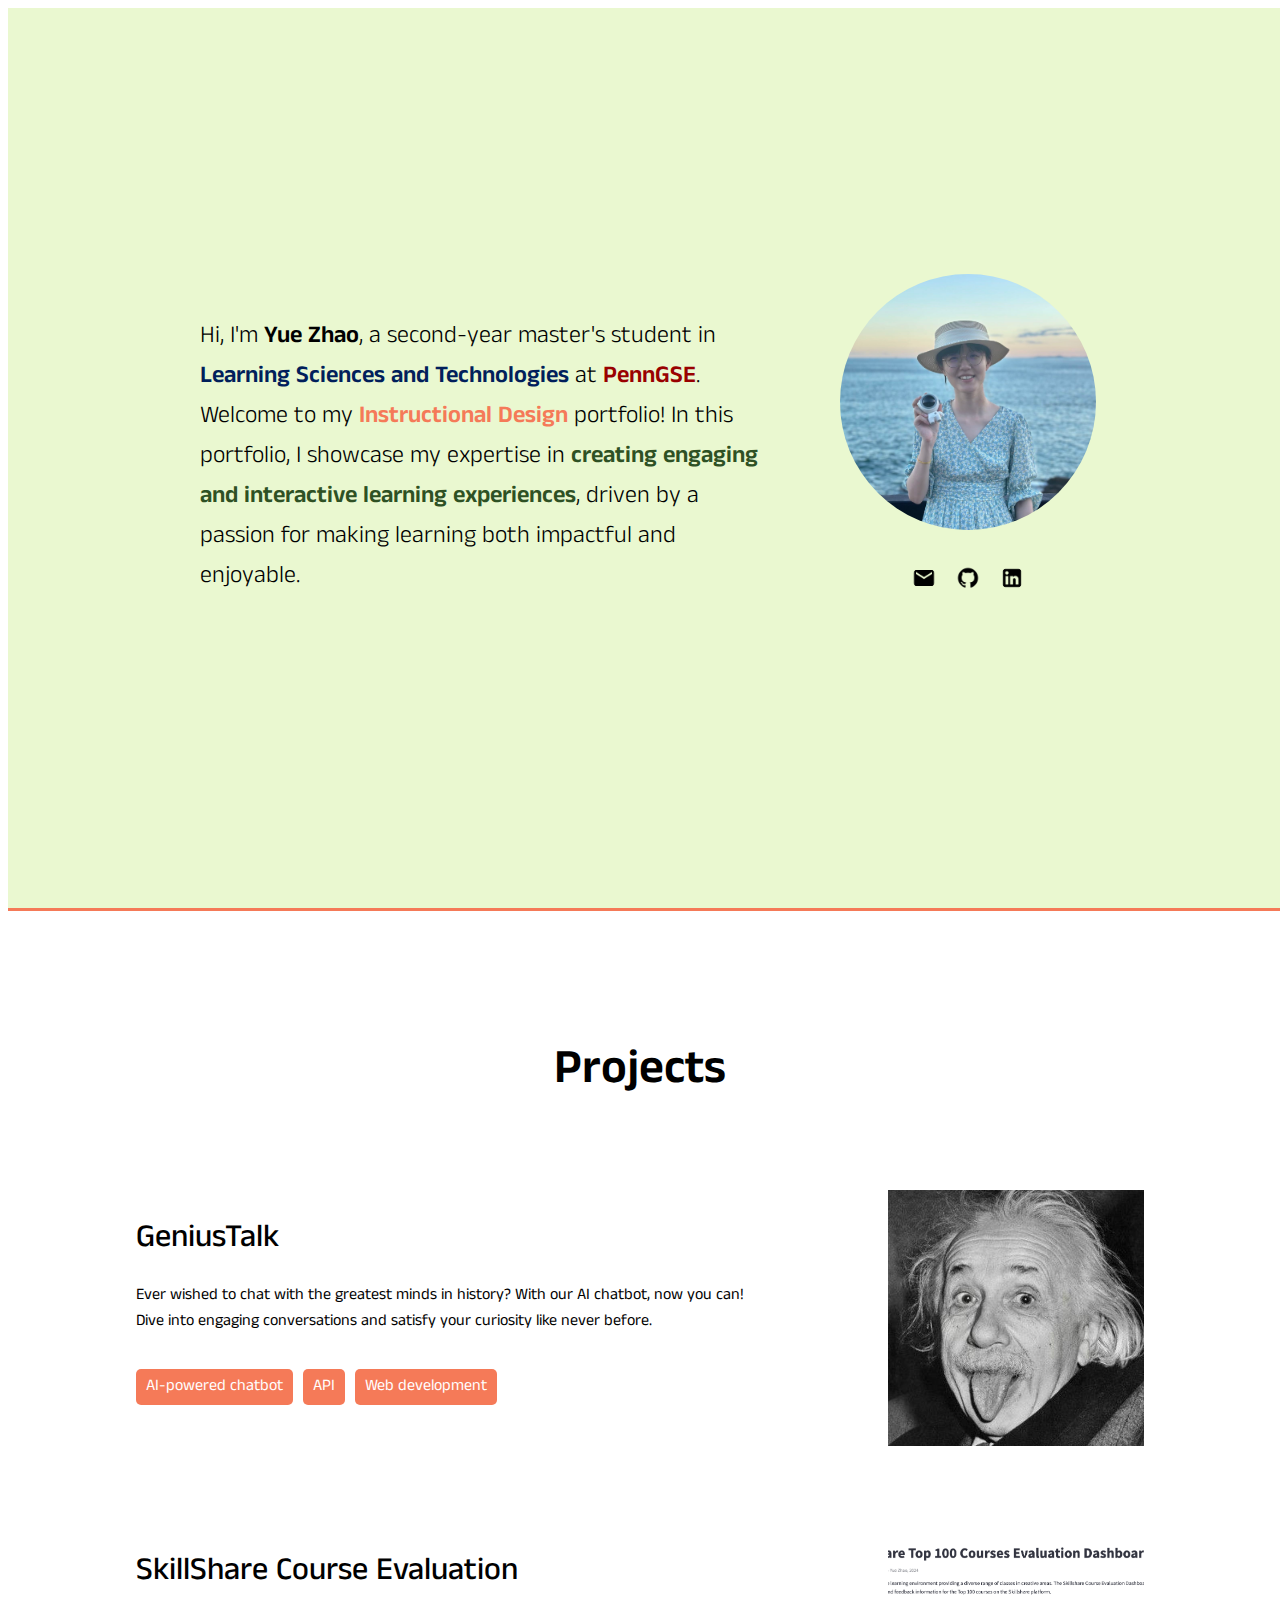
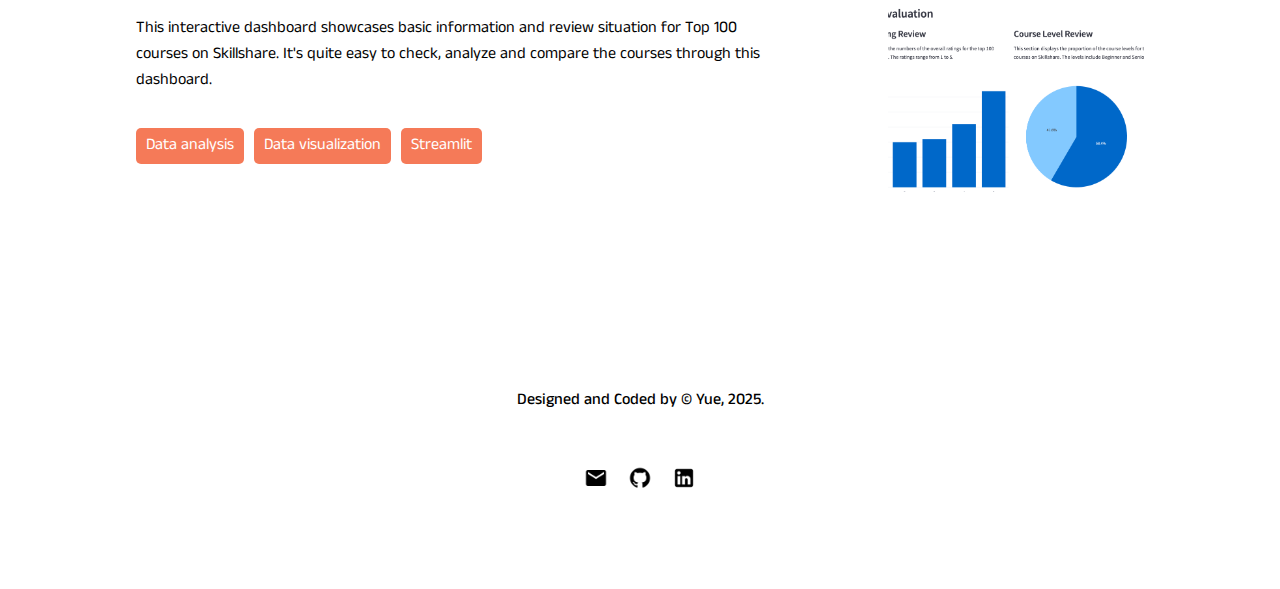
<file: index.html>
<!DOCTYPE html>
<html>
<head>
    <title>Yue Zhao Instructional Designer</title>
    <link rel="stylesheet" type="text/css" href="style.css">
</head>

<body>

<div class="landing">
    <div class="container">
        <p>Hi, I'm <span style="font-weight: 600;">Yue Zhao</span>, 
            a second-year master's student in <span style="font-weight: 600; color: #011F5B">Learning Sciences and Technologies</span> at <span style="font-weight: 600; color: #990000">PennGSE</span>. 
            Welcome to my <span style="font-weight: 600; color: #F57A58">Instructional Design </span> portfolio! 
            In this portfolio, I showcase my expertise in <span style="font-weight: 600; color: #2E5124">creating engaging and interactive learning experiences</span>, driven by a passion for making learning both impactful and enjoyable.</p>
        
        <div class="profile">
            <img id="rotating-image" src="src/yue.jpg" alt="Yue Zhao">
            <div class="buttons">
                <a href="mailto:janie.zhaoy@gmail.com">
                    <img src="src/email.png" alt="Email">
                </a>
                <a href="https://github.com/yuezhaodesign">
                    <img src="src/github.png" alt="GitHub">
                </a>
                <a href="http://www.linkedin.com/in/yue-zhao-janie">
                    <img src="src/linkedin.png" alt="LinkedIn">
                </a>
            </div>
        </div>
    </div>
</div>






<div class="projects">
    <h1>Projects</h1>

    <a href="geniustalk.html" class="card">
        <div class="info">
            <h2>GeniusTalk</h2>
            <p>Ever wished to chat with the greatest minds in history? With our AI chatbot, now you can! Dive into engaging conversations and satisfy your curiosity like never before.</p>
            <div class="tags">
                <span>AI-powered chatbot</span>
                <span>API</span>
                <span>Web development</span>
            </div>
        </div>
        <img src="src/geniustalk.jpg" alt="Genius Talk">
    </a>

    <a href='dashboard.html' class="card">
         
        <div class="info">
            <h2>SkillShare Course Evaluation</h2>
            <p>This interactive dashboard showcases basic information and review situation for Top 100 courses on Skillshare. It's quite easy to check, analyze and compare the courses through this dashboard.</p>
            <div class="tags">
                <span>Data analysis</span>
                <span>Data visualization</span>
                <span>Streamlit</span>
            </div>
        </div>
        <img src="src/dashboard.png" alt="Text Analysis">
    </a>


</div>



<div class="footer">
    <p> Designed and Coded by © Yue, 2025.</p>
    <div class="buttons">
        <a href="mailto:janie.zhaoy@gmail.com">
            <img src="src/email.png" alt="Email">
        </a>
        <a href="https://github.com/yuezhaodesign">
            <img src="src/github.png" alt="GitHub">
        </a>
        <a href="http://www.linkedin.com/in/yue-zhao-janie">
            <img src="src/linkedin.png" alt="LinkedIn">
        </a>
    </div>
</div>



</body>


</html>
</file>
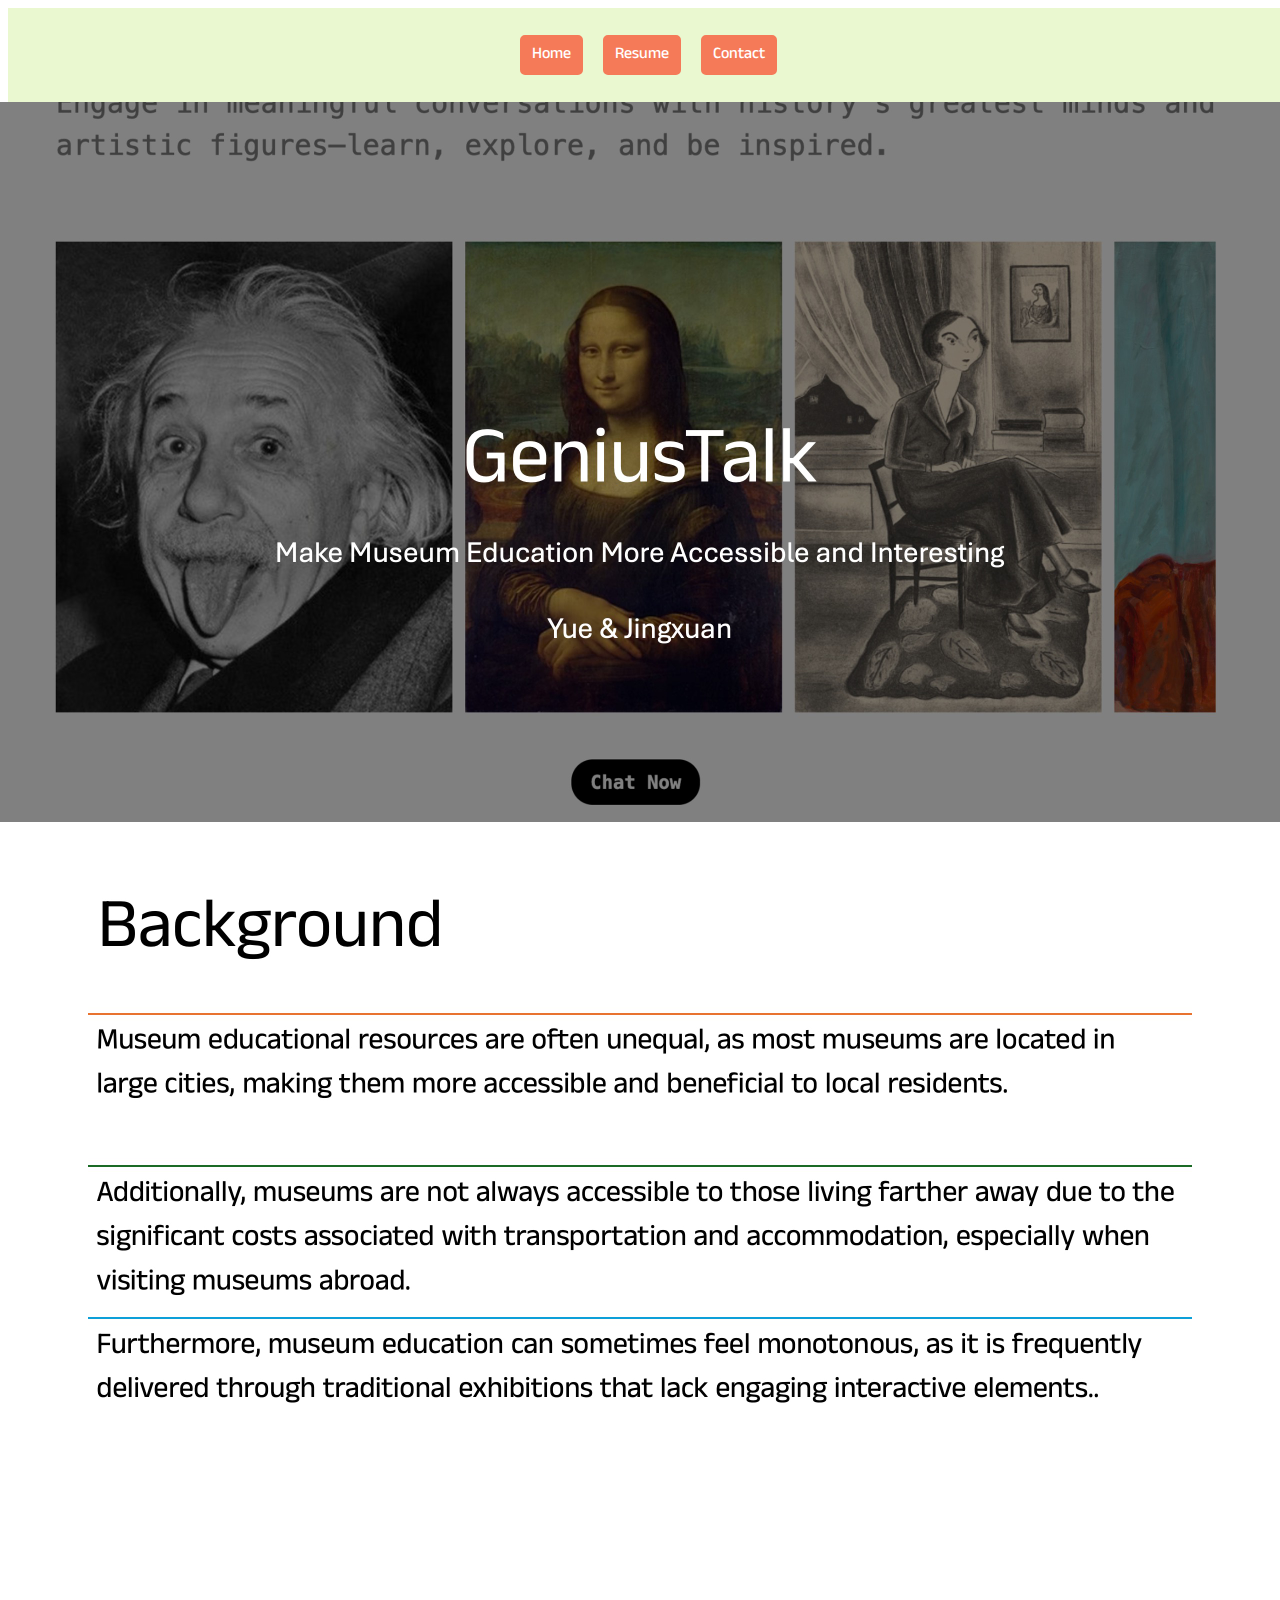
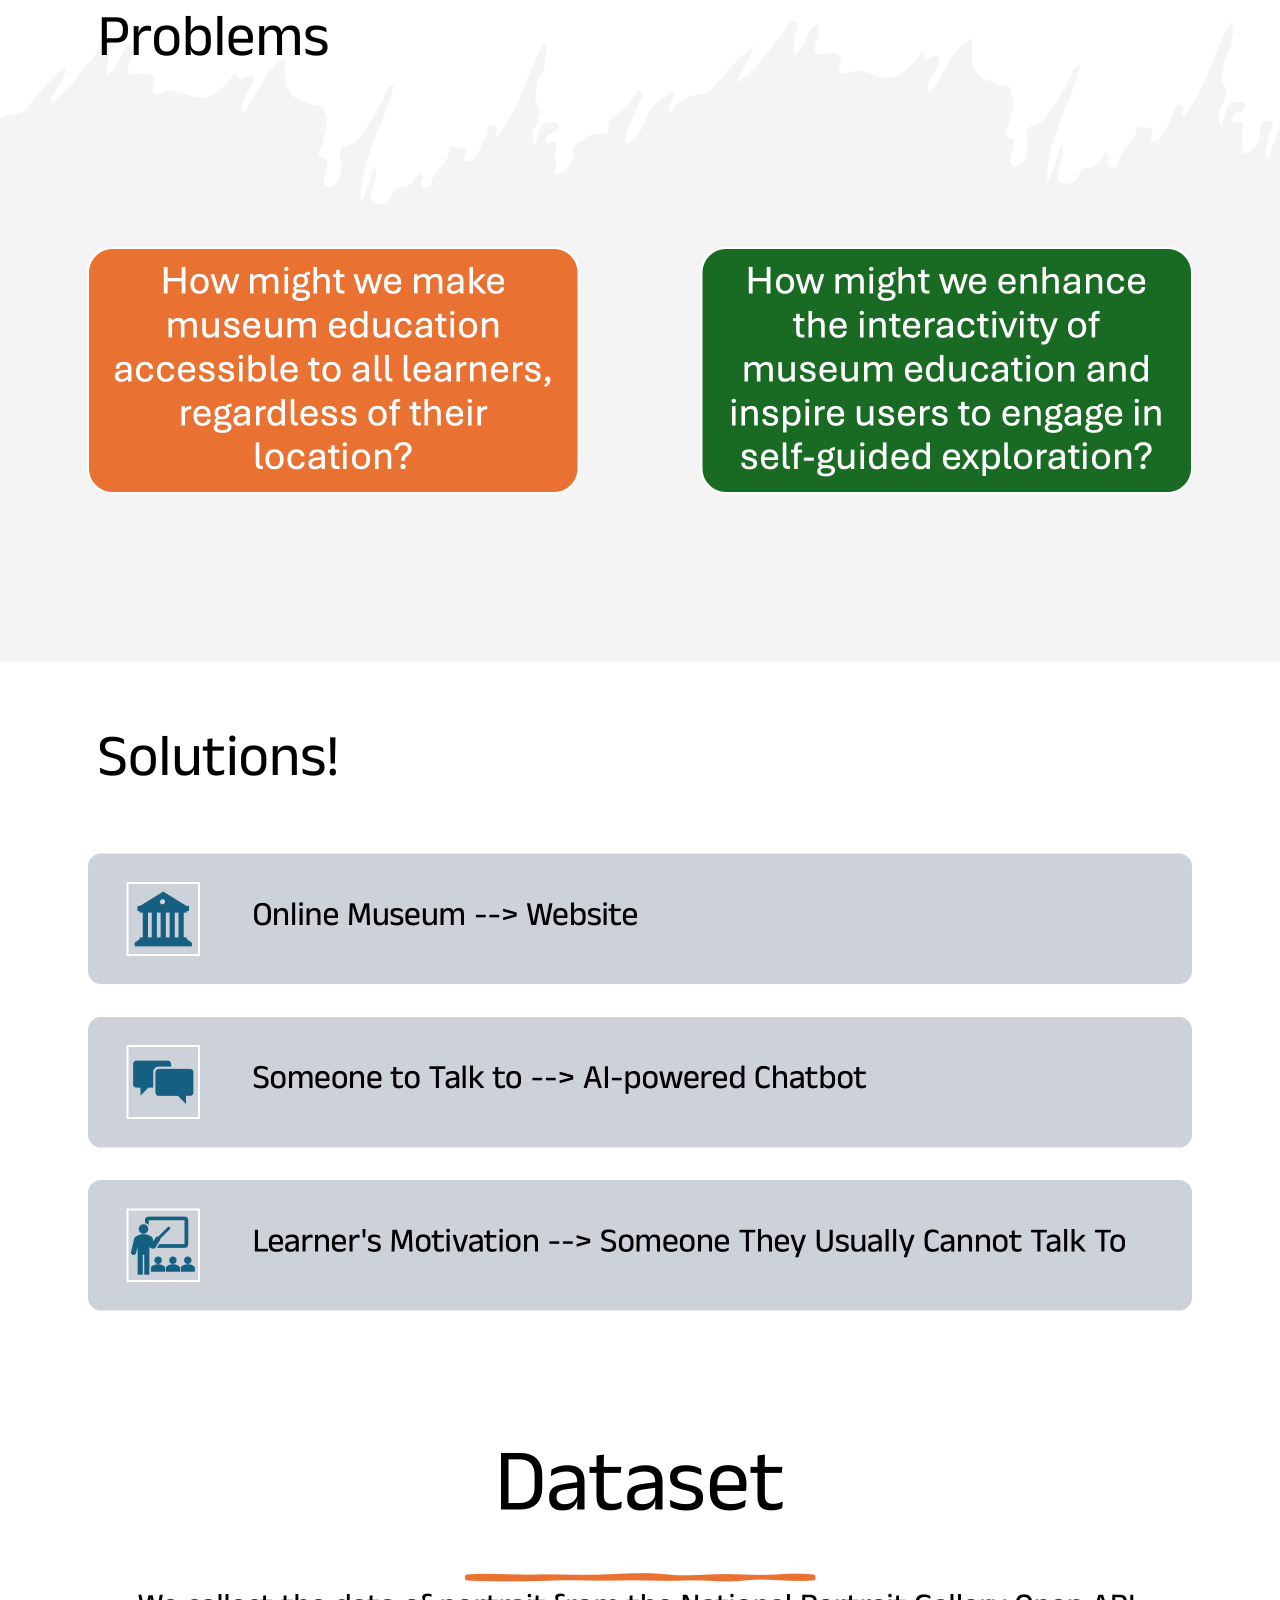
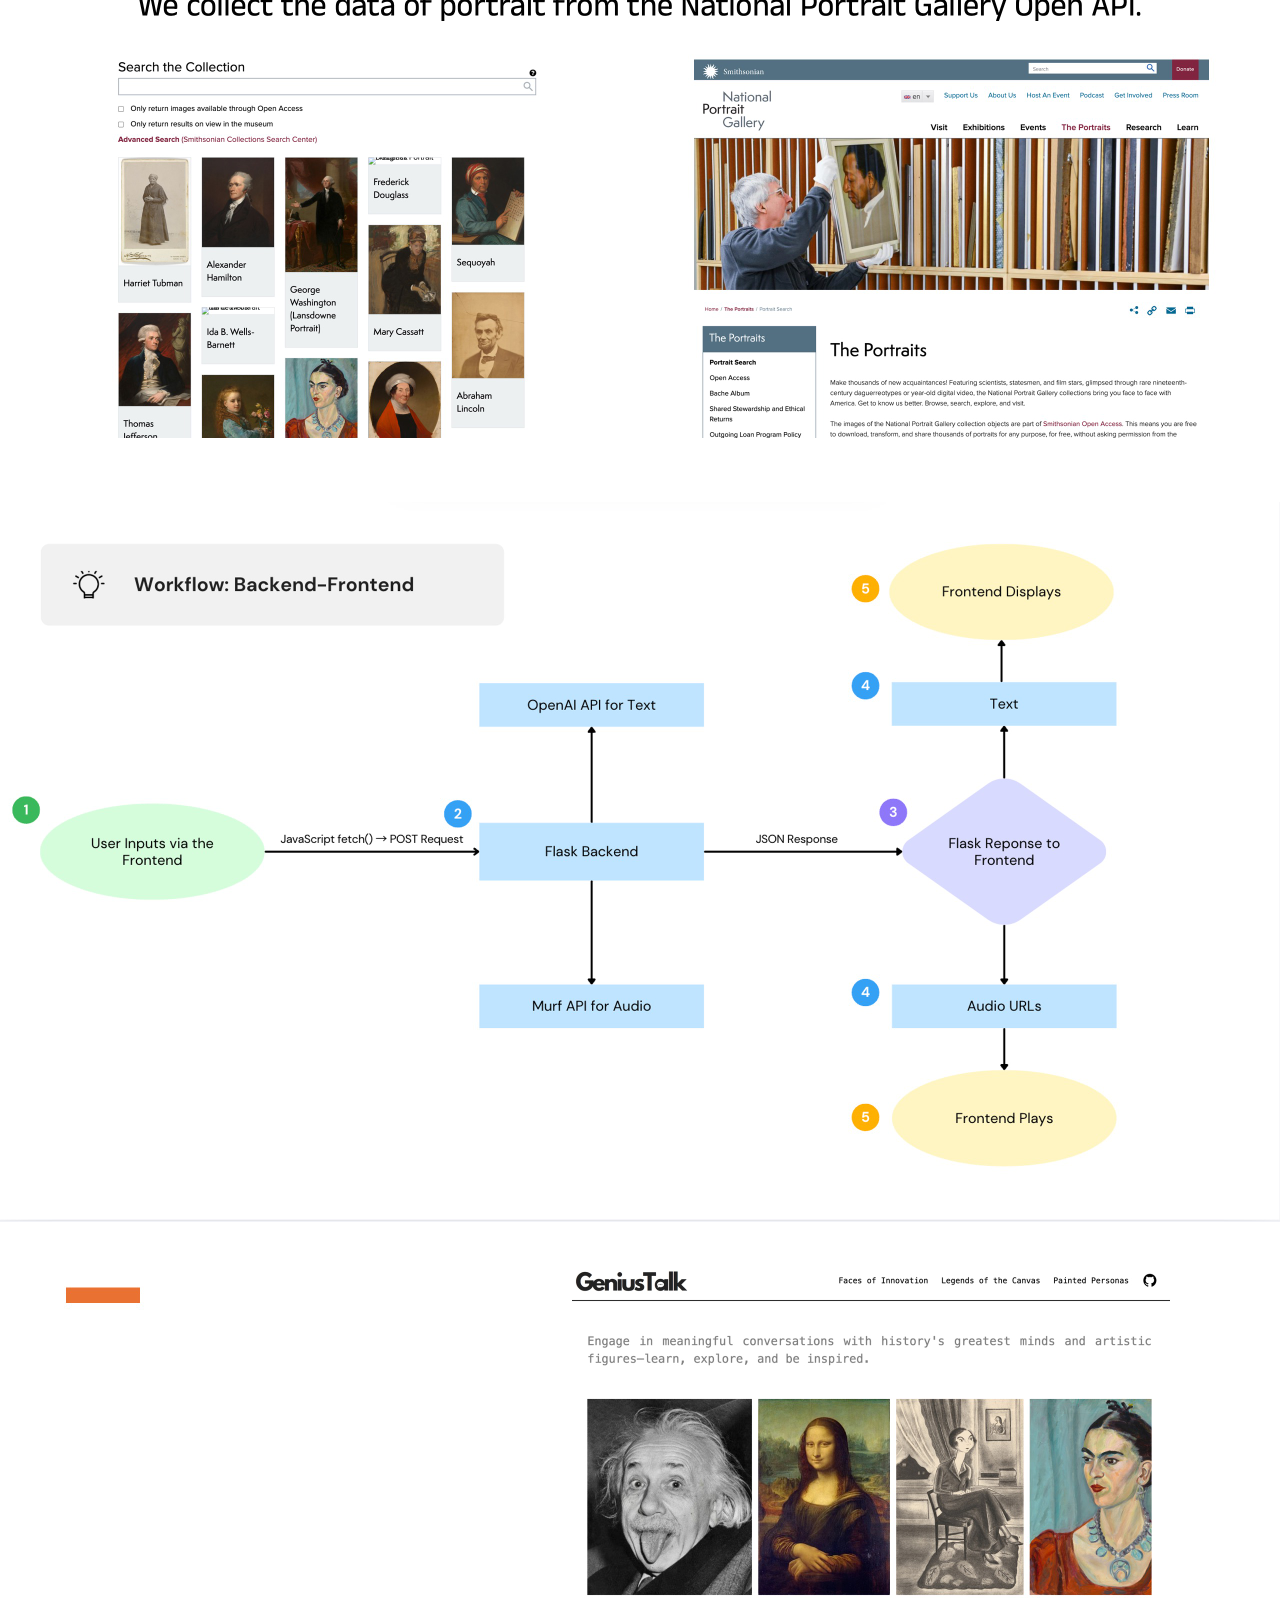
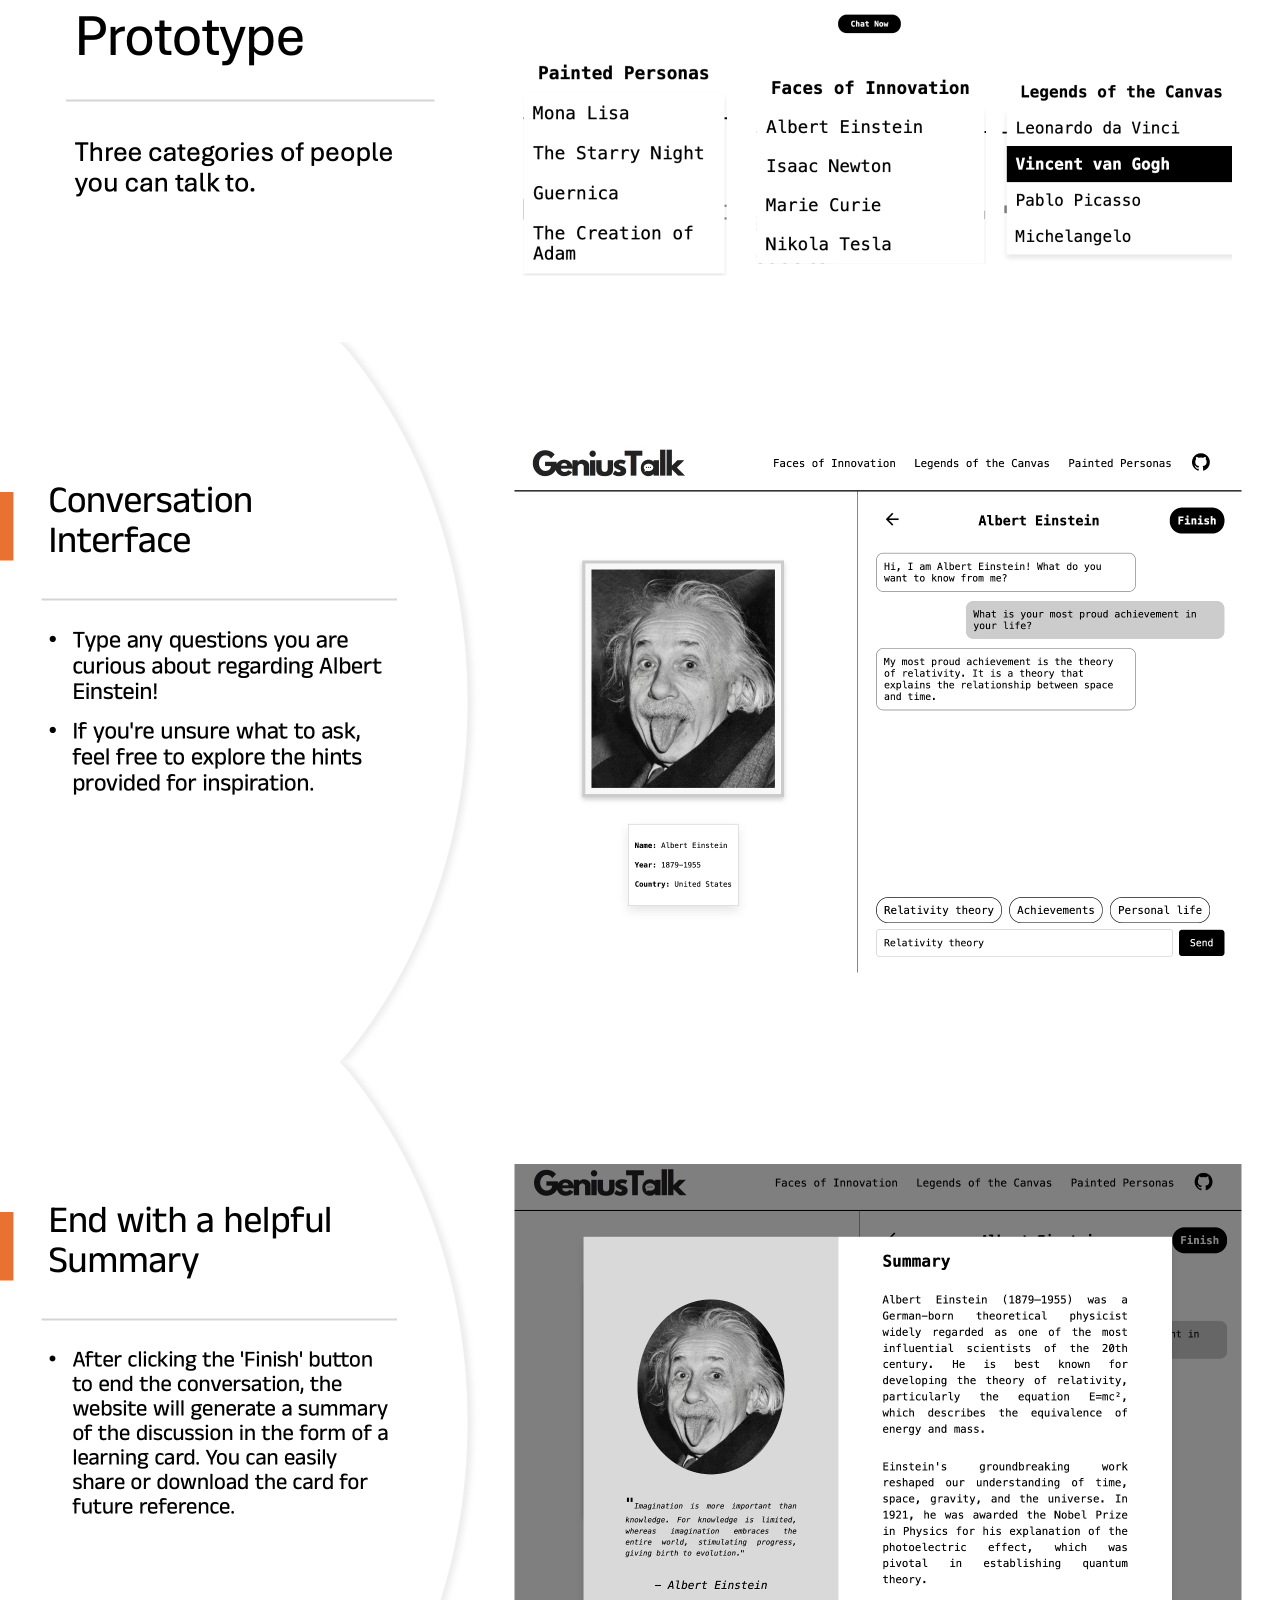
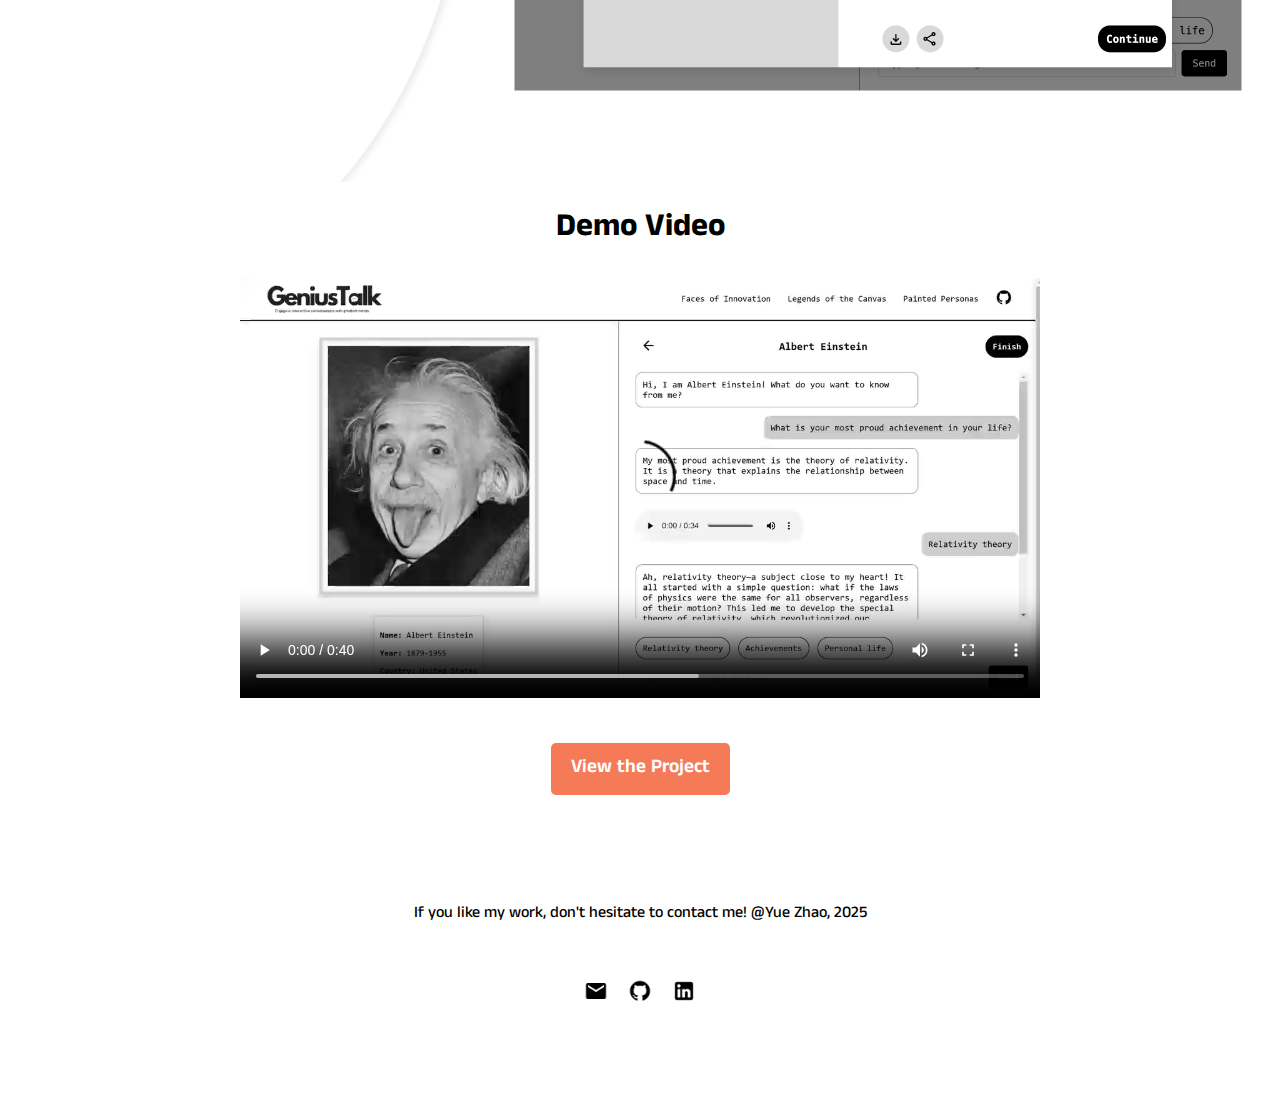
<file: geniustalk.html>
<!DOCTYPE html>
<html>

<head>
    <title>GeniusTalk</title>
    <link rel="stylesheet" type="text/css" href="style.css">
</head>

<body>
    <div class="navbar">
        <a href="index.html">Home</a>
        <a href="https://drive.google.com/file/d/18gxbXao0IJ0cXeBkJmjxnby1lQRv6uiH/view?usp=sharing">Resume</a>
        <a href="#footer">Contact</a>
    </div>

    <div class="project-content">
        <img src="src/GeniusTalk/Slide1.jpeg">
        <img src="src/GeniusTalk/Slide2.jpeg">
        <img src="src/GeniusTalk/Slide3.jpeg">
        <img src="src/GeniusTalk/Slide4.jpeg">
        <img src="src/GeniusTalk/Slide5.jpeg">
        <img src="src/GeniusTalk/Slide6.jpeg">
        <img src="src/GeniusTalk/Slide7.jpeg">
        <img src="src/GeniusTalk/Slide8.jpeg">
        <img src="src/GeniusTalk/Slide9.jpeg">


        <h1>Demo Video</h1>
        <video width="800" controls>
            <source src="src/GeniusTalk/video.mp4" type="video/mp4">
            Your browser does not support the video tag.
        </video>

        
        <a href="https://github.com/renjx0425/GeniusTalk.git">View the Project</a>
    </div>

    


    <div class="footer" id="footer">
        <p> If you like my work, don't hesitate to contact me! @Yue Zhao, 2025</p>
        <div class="buttons">
            <a href="mailto:janie.zhaoy@gmail.com">
                <img src="src/email.png" alt="Email">
            </a>
            <a href="https://github.com/yuezhaodesign">
                <img src="src/github.png" alt="GitHub">
            </a>
            <a href="http://www.linkedin.com/in/yue-zhao-janie">
                <img src="src/linkedin.png" alt="LinkedIn">
            </a>
        </div>
    </div>
</body>

</html>
</file>
<file: style.css>
@import url('https://fonts.googleapis.com/css2?family=Anek+Kannada:wght@100..800&display=swap');


.anek-kannada {
  font-family: "Anek Kannada", sans-serif;
  font-optical-sizing: auto;
  font-weight: 100 200 300 400 500 600 700 800;
  font-style: normal;
  font-variation-settings: "wdth" 100;
}

html {
  font-size: 16px;
}

body {
  font-family: 'Anek Kannada', sans-serif;
}

.landing {
    font-size: 1.5rem;
    font-weight: 300;
    width: 100vw;
    height: 100vh;
    display: flex;
    flex-direction: row;
    justify-content: center;
    align-items: center;
    background-color: #EAF8D0;
    color: #000;
    border-bottom: solid 3px #F57A58;
}

.container {
    display: flex;
    flex-direction: row;
    justify-content: center;
    align-items: center;
    margin: auto 15vw;
}

.container p {
    flex: 1.4;
}

.profile {
    flex: 0.6;
    display: flex;
    flex-direction: column;
    justify-content: center;
    align-items: center;
    margin-left: 5vw;
}

.profile img {
    width: 20vw;
    height: auto;
    border-radius: 50%;
}

.buttons {
    display: flex;
    flex-direction: row;
    justify-content: center;
    align-items: center;
    margin: 0;
}

.buttons img {
    width: 24px;
    height: 24px;
    margin: 4vh 10px;
}

.projects {
    display: flex;
    flex-direction: column;
    justify-content: center;
    align-items: center;
    margin: 0;
    padding: 10vh 0;
}

.projects h1 {
    font-size: 3rem;
    font-weight: 600;
}

.card {
    display: flex;
    flex-direction: row;
    justify-content: center;
    align-items: center;
    text-decoration: none;
    color: inherit;
}

.info {
    flex: 1;
    display: flex;
    flex-direction: column;
    padding: 5vh 10vw;
}

.info h2 {
    font-size: 2rem;
    font-weight: 500;
    margin: 0;
}

.info p {
    font-size: 1rem;
    font-weight: 400;
}

.tags {
    display: flex;
    flex-direction: row;
    justify-content: start;
    align-items: center;
    margin: 2vh 0;
}

.tags span {
    font-size: 1rem;
    font-weight: 400;
    margin: 0 10px 0 0;
    padding: 5px 10px;
    border-radius: 5px;
    background-color: #F57A58;
    color: #fff;
}

.card img {
    width: 20vw;
    height: 20vw;
    object-fit: cover;
    border-radius: 5px;
    padding: 5vh 10vw 5vh 0;
}

.card:hover {
    transition: transform 0.5s;
    background-color: #EAF8D0;
    cursor: pointer;
}

.footer {
    font-size: 1rem;
    font-weight: 500;
    display: flex;
    flex-direction: column;
    justify-content: center;
    align-items: center;
    margin: 0;
    padding: 5vh 0;
}

.navbar {
    display: flex;
    flex-direction: row;
    justify-content: center;
    align-items: center;
    width: 100vw;
    margin: 0;
    padding: 3vh 0;
    background-color: #EAF8D0;
}

.navbar a {
    font-size: 1rem;
    font-weight: 500;
    margin: 0 10px;
    padding: 5px 10px;
    border-radius: 5px;
    border: 2px solid #F57A58;
    background-color: #F57A58;
    color: #fff;
    text-decoration: none;
}
.navbar a:hover {
    background-color: white;
    border: 2px solid #F57A58;
    color: #F57A58;
    cursor: pointer;
}

.project-content {
    display: flex;
    justify-content: center;
    align-items: center;
    flex-direction: column;
}

.project-content img {
    width: 100vw;
    height: auto;
}


.project-content a {
    display: inline-block;
    font-size: 1.2rem;
    font-weight: 600;
    text-align: center;
    margin: 5vh 0;
    padding: 10px 20px;
    border-radius: 5px;
    background-color: #F57A58;
    color: #fff;
    text-decoration: none;
    border: none;
}
.project-content a:hover {
    background-color: #EAF8D0;
    color: #000;
    cursor: pointer;
}


/* responsive  */
@media screen and (max-width: 768px) {
    .container {
        width: 100vw;
        height: 100vh;
        flex-direction: column;
        margin: 0 5vw;
    }

    .container p {
        flex: 1;
        font-size: 1rem;
        padding: 10vh 10vw 0 10vw;
    }

    .profile {
        flex: 1;
        margin: 0;
        padding: 0;
    }

    .profile img {
        width: 40vw;
    }

    .buttons img {
        width: 20px;
        height: 20px;
        margin: 2vh 5px;
    }

    .card {
        flex-direction: column;
        padding: 5vh 10vw;
    }

    .info {
        padding: 0;
    }

    .info h2 {
        font-size: 1.5rem;
    }

    .info p {
        font-size: 1rem;
    }

    .tags {
        margin: 1vh 0;
    }

    .tags span {
        font-size: 0.8rem;
    }

    .card img {
        width: 80vw;
        height: 80vw;
    }
    
}
</file>
